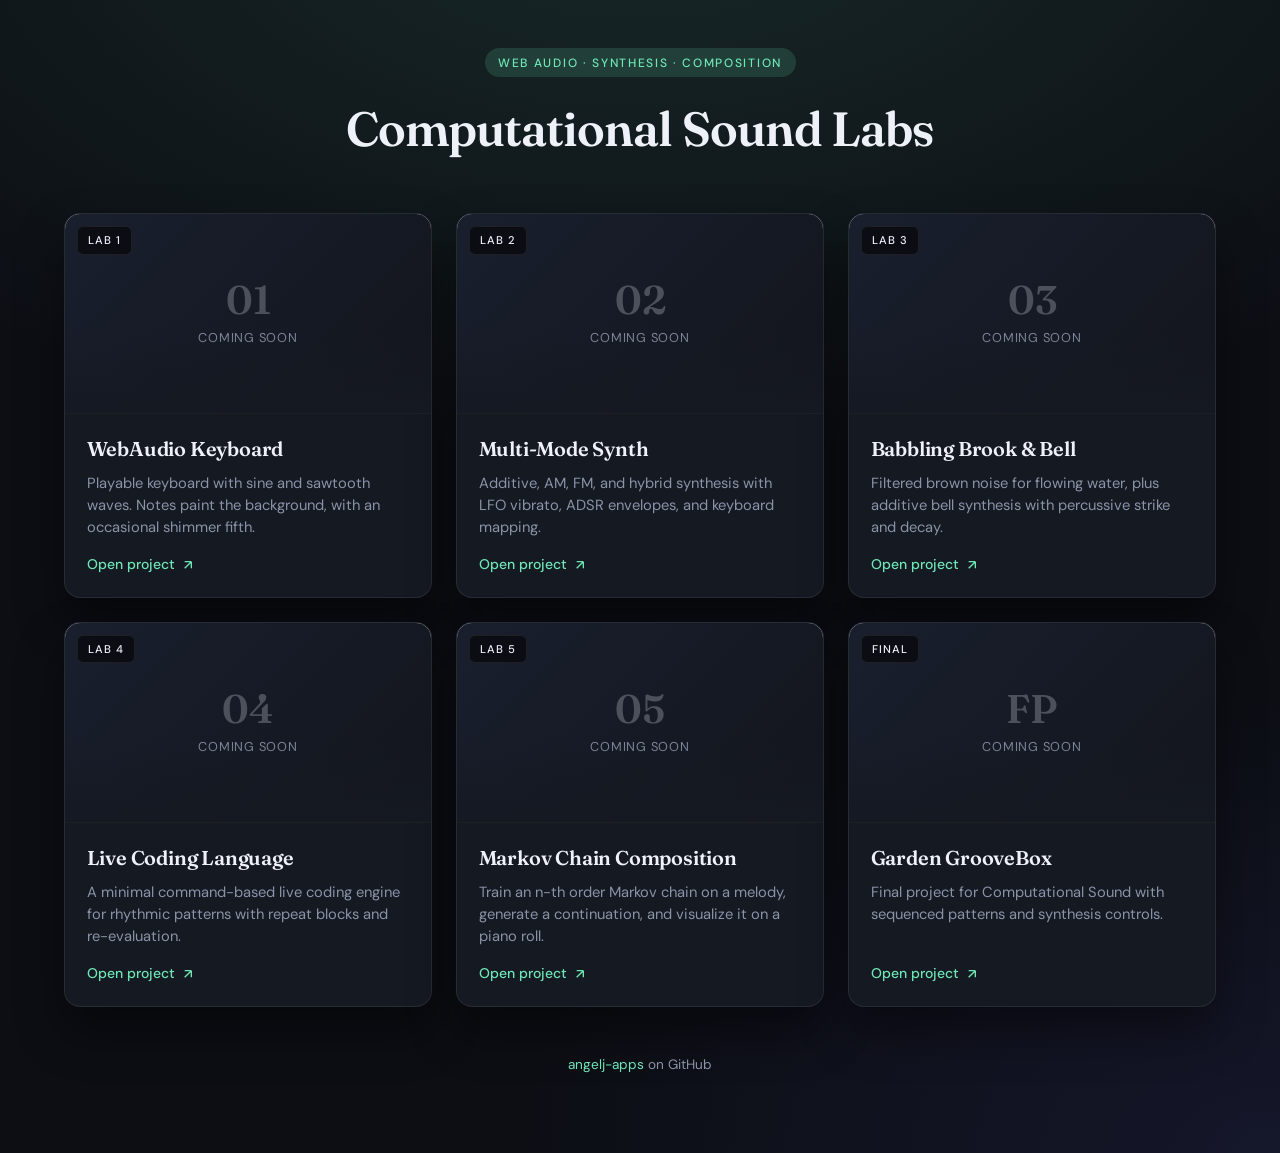
<file: index.html>
<!DOCTYPE html>
<html lang="en">
  <head>
    <meta charset="UTF-8">
    <meta http-equiv="X-UA-Compatible" content="IE=edge">
    <meta name="viewport" content="width=device-width, initial-scale=1">
    <title>Computational Sound Labs</title>
    <link rel="preconnect" href="https://fonts.googleapis.com">
    <link rel="preconnect" href="https://fonts.gstatic.com" crossorigin>
    <link href="https://fonts.googleapis.com/css2?family=DM+Sans:ital,opsz,wght@0,9..40,400;0,9..40,500;0,9..40,700;1,9..40,400&family=Fraunces:opsz,wght@9..144,600&display=swap" rel="stylesheet">
    <style>
      :root {
        --bg: #0c0e14;
        --surface: #151922;
        --surface-hover: #1c2230;
        --border: rgba(255, 255, 255, 0.08);
        --text: #eef1f8;
        --muted: #8b93a7;
        --accent: #6ee7b7;
        --accent-dim: rgba(110, 231, 183, 0.15);
        --shadow: 0 24px 48px rgba(0, 0, 0, 0.45);
        --radius: 16px;
      }

      * {
        box-sizing: border-box;
      }

      body {
        margin: 0;
        min-height: 100vh;
        font-family: "DM Sans", system-ui, sans-serif;
        color: var(--text);
        background:
          radial-gradient(ellipse 80% 50% at 50% -10%, rgba(110, 231, 183, 0.12), transparent),
          radial-gradient(ellipse 60% 40% at 100% 100%, rgba(99, 102, 241, 0.1), transparent),
          var(--bg);
        line-height: 1.5;
      }

      .page {
        max-width: 1200px;
        margin: 0 auto;
        padding: 3rem 1.5rem 4rem;
      }

      header {
        text-align: center;
        margin-bottom: 3rem;
      }

      .eyebrow {
        display: inline-block;
        font-size: 0.75rem;
        font-weight: 500;
        letter-spacing: 0.14em;
        text-transform: uppercase;
        color: var(--accent);
        background: var(--accent-dim);
        padding: 0.35rem 0.85rem;
        border-radius: 999px;
        margin-bottom: 1rem;
      }

      h1 {
        font-family: "Fraunces", Georgia, serif;
        font-size: clamp(2rem, 5vw, 3rem);
        font-weight: 600;
        margin: 0 0 0.75rem;
        letter-spacing: -0.02em;
      }

      .subtitle {
        max-width: 36rem;
        margin: 0 auto;
        color: var(--muted);
        font-size: 1.05rem;
      }

      .lab-grid {
        display: grid;
        grid-template-columns: repeat(auto-fill, minmax(min(100%, 340px), 1fr));
        gap: 1.5rem;
      }

      .lab-card {
        display: flex;
        flex-direction: column;
        background: var(--surface);
        border: 1px solid var(--border);
        border-radius: var(--radius);
        overflow: hidden;
        box-shadow: var(--shadow);
        transition: transform 0.25s ease, border-color 0.25s ease, background 0.25s ease;
        text-decoration: none;
        color: inherit;
      }

      .lab-card:hover,
      .lab-card:focus-visible {
        transform: translateY(-4px);
        border-color: rgba(110, 231, 183, 0.35);
        background: var(--surface-hover);
        outline: none;
      }

      .lab-card:focus-visible {
        box-shadow: var(--shadow), 0 0 0 3px var(--accent-dim);
      }

      .preview-wrap {
        position: relative;
        height: 200px;
        overflow: hidden;
        background: #0a0c10;
        border-bottom: 1px solid var(--border);
      }

      .preview-wrap::after {
        content: "";
        position: absolute;
        inset: 0;
        background: linear-gradient(to bottom, transparent 55%, rgba(21, 25, 34, 0.85));
        pointer-events: none;
        z-index: 2;
      }

      .preview-frame {
        width: 400%;
        height: 400%;
        border: 0;
        transform: scale(0.25);
        transform-origin: 0 0;
        pointer-events: none;
        background: #fff;
      }

      .preview-placeholder {
        position: absolute;
        inset: 0;
        display: flex;
        flex-direction: column;
        align-items: center;
        justify-content: center;
        gap: 0.5rem;
        background: linear-gradient(135deg, #1a1f2e 0%, #12151c 100%);
        z-index: 1;
      }

      .preview-placeholder.hidden {
        display: none;
      }

      .preview-placeholder span:first-child {
        font-family: "Fraunces", Georgia, serif;
        font-size: 2.5rem;
        font-weight: 600;
        opacity: 0.25;
        line-height: 1;
      }

      .preview-placeholder span:last-child {
        font-size: 0.8rem;
        color: var(--muted);
        letter-spacing: 0.06em;
        text-transform: uppercase;
      }

      .preview-badge {
        position: absolute;
        top: 0.75rem;
        left: 0.75rem;
        z-index: 3;
        font-size: 0.7rem;
        font-weight: 500;
        letter-spacing: 0.08em;
        text-transform: uppercase;
        color: var(--text);
        background: rgba(0, 0, 0, 0.55);
        backdrop-filter: blur(8px);
        padding: 0.3rem 0.65rem;
        border-radius: 6px;
        border: 1px solid var(--border);
      }

      .card-body {
        padding: 1.25rem 1.35rem 1.35rem;
        flex: 1;
        display: flex;
        flex-direction: column;
      }

      .card-body h2 {
        font-family: "Fraunces", Georgia, serif;
        font-size: 1.25rem;
        font-weight: 600;
        margin: 0 0 0.5rem;
        letter-spacing: -0.01em;
      }

      .card-body p {
        margin: 0 0 1rem;
        color: var(--muted);
        font-size: 0.92rem;
        flex: 1;
      }

      .open-link {
        display: inline-flex;
        align-items: center;
        gap: 0.35rem;
        font-size: 0.875rem;
        font-weight: 500;
        color: var(--accent);
      }

      .open-link svg {
        width: 1rem;
        height: 1rem;
        transition: transform 0.2s ease;
      }

      .lab-card:hover .open-link svg,
      .lab-card:focus-visible .open-link svg {
        transform: translate(2px, -2px);
      }

      footer {
        margin-top: 3rem;
        text-align: center;
        color: var(--muted);
        font-size: 0.85rem;
      }

      footer a {
        color: var(--accent);
        text-decoration: none;
      }

      footer a:hover {
        text-decoration: underline;
      }

    </style>
  </head>
  <body>
    <div class="page">
      <header>
        <span class="eyebrow">Web Audio · Synthesis · Composition</span>
        <h1>Computational Sound Labs</h1>
      </header>

      <main class="lab-grid">
        <a class="lab-card" href="https://angelj-apps.github.io/lab1_kb/" target="_blank" rel="noopener noreferrer" data-preview="https://angelj-apps.github.io/lab1_kb/">
          <div class="preview-wrap">
            <span class="preview-badge">Lab 1</span>
            <div class="preview-placeholder"><span>01</span><span>Preview</span></div>
            <iframe class="preview-frame" title="Preview of Lab 1" loading="lazy" tabindex="-1"></iframe>
          </div>
          <div class="card-body">
            <h2>WebAudio Keyboard</h2>
            <p>Playable keyboard with sine and sawtooth waves. Notes paint the background, with an occasional shimmer fifth.</p>
            <span class="open-link">Open project <svg viewBox="0 0 24 24" fill="none" stroke="currentColor" stroke-width="2" aria-hidden="true"><path d="M7 17L17 7M17 7H7M17 7V17"/></svg></span>
          </div>
        </a>

        <a class="lab-card" href="https://angelj-apps.github.io/lab2_synth/" target="_blank" rel="noopener noreferrer" data-preview="https://angelj-apps.github.io/lab2_synth/">
          <div class="preview-wrap">
            <span class="preview-badge">Lab 2</span>
            <div class="preview-placeholder"><span>02</span><span>Preview</span></div>
            <iframe class="preview-frame" title="Preview of Lab 2" loading="lazy" tabindex="-1"></iframe>
          </div>
          <div class="card-body">
            <h2>Multi-Mode Synth</h2>
            <p>Additive, AM, FM, and hybrid synthesis with LFO vibrato, ADSR envelopes, and keyboard mapping.</p>
            <span class="open-link">Open project <svg viewBox="0 0 24 24" fill="none" stroke="currentColor" stroke-width="2" aria-hidden="true"><path d="M7 17L17 7M17 7H7M17 7V17"/></svg></span>
          </div>
        </a>

        <a class="lab-card" href="https://angelj-apps.github.io/lab3/" target="_blank" rel="noopener noreferrer" data-preview="https://angelj-apps.github.io/lab3/">
          <div class="preview-wrap">
            <span class="preview-badge">Lab 3</span>
            <div class="preview-placeholder"><span>03</span><span>Preview</span></div>
            <iframe class="preview-frame" title="Preview of Lab 3" loading="lazy" tabindex="-1"></iframe>
          </div>
          <div class="card-body">
            <h2>Babbling Brook &amp; Bell</h2>
            <p>Filtered brown noise for flowing water, plus additive bell synthesis with percussive strike and decay.</p>
            <span class="open-link">Open project <svg viewBox="0 0 24 24" fill="none" stroke="currentColor" stroke-width="2" aria-hidden="true"><path d="M7 17L17 7M17 7H7M17 7V17"/></svg></span>
          </div>
        </a>

        <a class="lab-card" href="https://angelj-apps.github.io/Lab4Part1/" target="_blank" rel="noopener noreferrer" data-preview="https://angelj-apps.github.io/Lab4Part1/">
          <div class="preview-wrap">
            <span class="preview-badge">Lab 4</span>
            <div class="preview-placeholder"><span>04</span><span>Preview</span></div>
            <iframe class="preview-frame" title="Preview of Lab 4" loading="lazy" tabindex="-1"></iframe>
          </div>
          <div class="card-body">
            <h2>Live Coding Language</h2>
            <p>A minimal command-based live coding engine for rhythmic patterns with repeat blocks and re-evaluation.</p>
            <span class="open-link">Open project <svg viewBox="0 0 24 24" fill="none" stroke="currentColor" stroke-width="2" aria-hidden="true"><path d="M7 17L17 7M17 7H7M17 7V17"/></svg></span>
          </div>
        </a>

        <a class="lab-card" href="https://angelj-apps.github.io/lab5/" target="_blank" rel="noopener noreferrer" data-preview="https://angelj-apps.github.io/lab5/">
          <div class="preview-wrap">
            <span class="preview-badge">Lab 5</span>
            <div class="preview-placeholder"><span>05</span><span>Preview</span></div>
            <iframe class="preview-frame" title="Preview of Lab 5" loading="lazy" tabindex="-1"></iframe>
          </div>
          <div class="card-body">
            <h2>Markov Chain Composition</h2>
            <p>Train an n-th order Markov chain on a melody, generate a continuation, and visualize it on a piano roll.</p>
            <span class="open-link">Open project <svg viewBox="0 0 24 24" fill="none" stroke="currentColor" stroke-width="2" aria-hidden="true"><path d="M7 17L17 7M17 7H7M17 7V17"/></svg></span>
          </div>
        </a>

        <a class="lab-card" href="https://angelj-apps.github.io/CompSoundFinal/" target="_blank" rel="noopener noreferrer" data-preview="https://angelj-apps.github.io/CompSoundFinal/">
          <div class="preview-wrap">
            <span class="preview-badge">Final</span>
            <div class="preview-placeholder"><span>FP</span><span>Preview</span></div>
            <iframe class="preview-frame" title="Preview of CompSound Final Project" loading="lazy" tabindex="-1"></iframe>
          </div>
          <div class="card-body">
            <h2>Garden GrooveBox</h2>
            <p>Final project for Computational Sound with sequenced patterns and synthesis controls.</p>
            <span class="open-link">Open project <svg viewBox="0 0 24 24" fill="none" stroke="currentColor" stroke-width="2" aria-hidden="true"><path d="M7 17L17 7M17 7H7M17 7V17"/></svg></span>
          </div>
        </a>
      </main>

      <footer>
        <p><a href="https://github.com/angelj-apps">angelj-apps</a> on GitHub</p>
      </footer>
    </div>

    <script>
      document.querySelectorAll(".lab-card").forEach(function (card) {
        var url = card.dataset.preview;
        var iframe = card.querySelector(".preview-frame");
        var placeholder = card.querySelector(".preview-placeholder");
        var label = placeholder.querySelector("span:last-child");

        fetch(url, { method: "HEAD" })
          .then(function (res) {
            if (!res.ok) {
              label.textContent = "Coming soon";
              return;
            }
            iframe.src = url;
            iframe.addEventListener("load", function () {
              placeholder.classList.add("hidden");
            }, { once: true });
          })
          .catch(function () {
            label.textContent = "Coming soon";
          });
      });
    </script>
  </body>
</html>
</file>
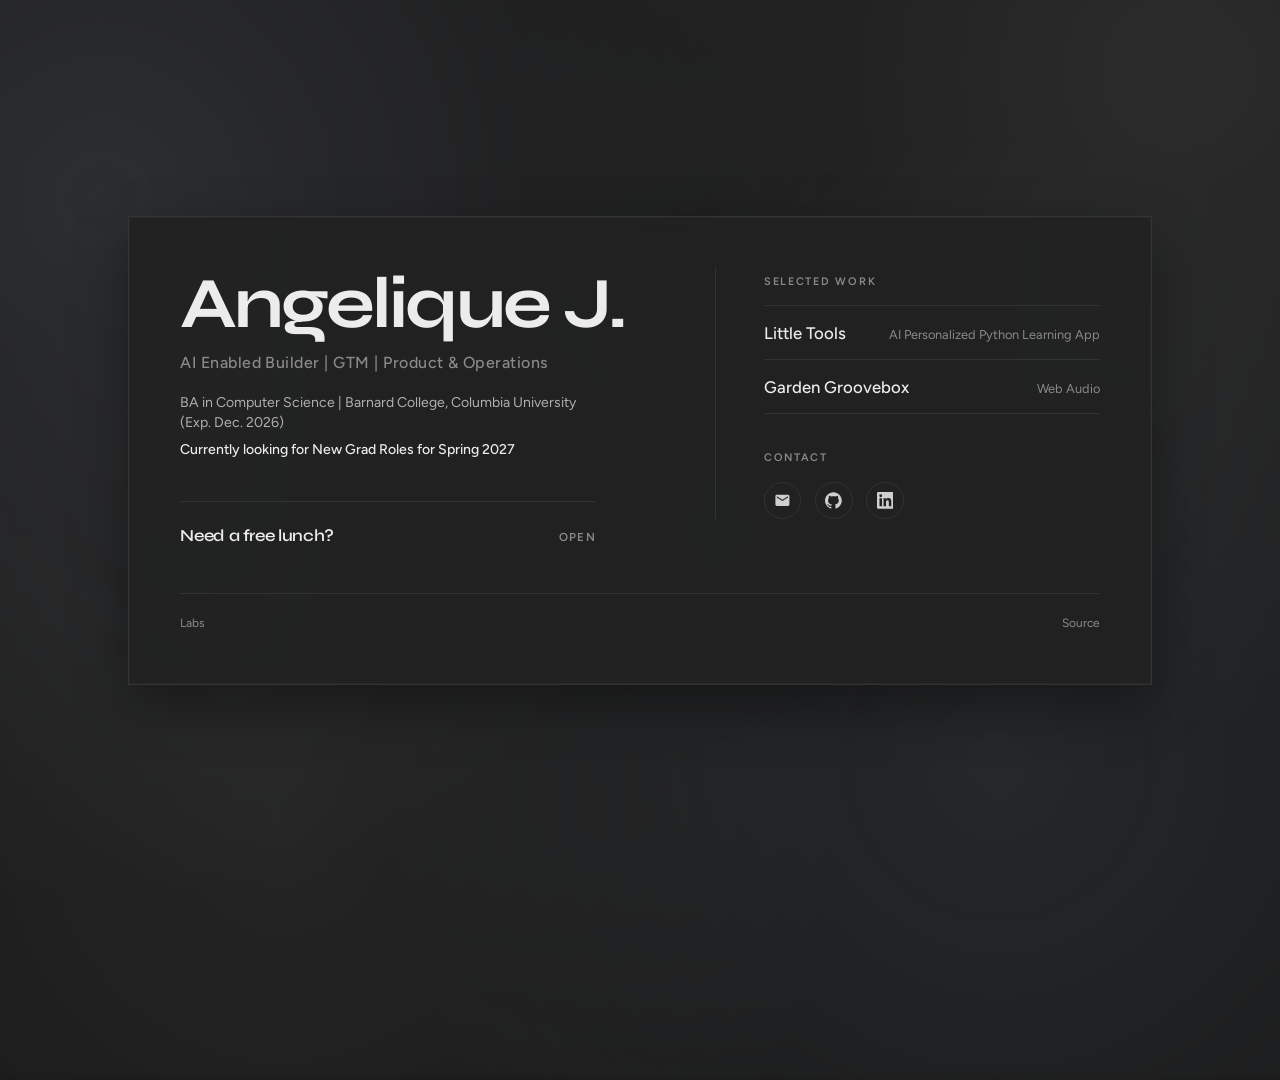
<file: home/index.html>
<!DOCTYPE html>
<html lang="en">
  <head>
    <meta charset="UTF-8">
    <meta name="viewport" content="width=device-width, initial-scale=1">
    <meta name="description" content="Angel J. — selected work.">
    <title>Angel J.</title>
    <link rel="preconnect" href="https://fonts.googleapis.com">
    <link rel="preconnect" href="https://fonts.gstatic.com" crossorigin>
    <link href="https://fonts.googleapis.com/css2?family=Figtree:wght@400;500;600&family=Syne:wght@500;600;700&display=swap" rel="stylesheet">
    <style>
      :root {
        --bg: #1a1a1a;
        --bg-elev: #222222;
        --ink: #ececec;
        --mute: #8a8a8a;
        --line: #333333;
        --soft: #2a2a2a;
        --tilt-x: 0deg;
        --tilt-y: 0deg;
      }

      * { box-sizing: border-box; }

      body {
        margin: 0;
        min-height: 100vh;
        font-family: "Figtree", system-ui, sans-serif;
        font-size: 1rem;
        font-weight: 400;
        line-height: 1.55;
        color: var(--ink);
        background: var(--bg);
        display: grid;
        place-items: center;
        padding: clamp(2rem, 5vh, 4rem) clamp(1.25rem, 4vw, 3rem);
        overflow-x: hidden;
        perspective: 1200px;
      }

      .ambient {
        position: fixed;
        inset: -20%;
        pointer-events: none;
        z-index: 0;
        background:
          radial-gradient(circle at 20% 30%, rgba(180, 190, 210, 0.12), transparent 42%),
          radial-gradient(circle at 80% 20%, rgba(255, 255, 255, 0.08), transparent 38%),
          radial-gradient(circle at 70% 75%, rgba(140, 160, 180, 0.1), transparent 40%),
          radial-gradient(circle at 30% 80%, rgba(255, 255, 255, 0.05), transparent 35%);
        animation: ambient-drift 18s ease-in-out infinite alternate;
        filter: blur(8px);
      }

      @keyframes ambient-drift {
        0% { transform: translate3d(-2%, -1%, 0) scale(1); }
        50% { transform: translate3d(3%, 2%, 0) scale(1.06); }
        100% { transform: translate3d(-1%, 3%, 0) scale(1.02); }
      }

      .card {
        position: relative;
        z-index: 1;
        width: min(100%, 64rem);
        background: rgba(34, 34, 34, 0.88);
        backdrop-filter: blur(10px);
        border: 1px solid var(--line);
        padding: clamp(2rem, 4vw, 3.5rem) clamp(1.75rem, 4vw, 3.75rem);
        overflow: hidden;
        isolation: isolate;
        transform:
          rotateX(var(--tilt-x))
          rotateY(var(--tilt-y))
          translateZ(0);
        transform-style: preserve-3d;
        transition: transform 0.18s ease-out, box-shadow 0.35s ease;
        box-shadow:
          0 20px 50px rgba(0, 0, 0, 0.35),
          0 0 0 1px rgba(255, 255, 255, 0.03) inset;
        animation: card-in 0.9s cubic-bezier(0.22, 1, 0.36, 1) both;
      }

      @keyframes card-in {
        from {
          opacity: 0;
          transform: translateY(18px) scale(0.985);
        }
        to {
          opacity: 1;
          transform: rotateX(var(--tilt-x)) rotateY(var(--tilt-y)) translateY(0) scale(1);
        }
      }

      .card > * {
        position: relative;
        z-index: 1;
      }

      .reveal {
        animation: rise 0.75s cubic-bezier(0.22, 1, 0.36, 1) both;
      }

      .reveal:nth-child(1) { animation-delay: 0.08s; }
      .reveal:nth-child(2) { animation-delay: 0.18s; }
      .reveal-late { animation: rise 0.8s cubic-bezier(0.22, 1, 0.36, 1) 0.28s both; }

      @keyframes rise {
        from {
          opacity: 0;
          transform: translateY(14px);
        }
        to {
          opacity: 1;
          transform: translateY(0);
        }
      }

      .card-grid {
        display: grid;
        gap: 2.5rem 4rem;
      }

      @media (min-width: 860px) {
        .card-grid {
          grid-template-columns: 1.1fr 0.9fr;
          align-items: start;
        }
      }

      .identity h1 {
        font-family: "Syne", system-ui, sans-serif;
        font-size: clamp(3rem, 6vw, 4.5rem);
        font-weight: 700;
        letter-spacing: -0.04em;
        line-height: 1;
        margin: 0 0 0.75rem;
        color: var(--ink);
      }

      .identity .tagline {
        margin: 0 0 1.15rem;
        font-size: 1rem;
        font-weight: 500;
        letter-spacing: 0.03em;
        color: var(--mute);
        line-height: 1.4;
      }

      .identity .about {
        margin: 0 0 2.5rem;
        max-width: 26rem;
      }

      .identity .about p {
        margin: 0 0 0.4rem;
        font-size: 0.88rem;
        line-height: 1.45;
        color: #b0b0b0;
      }

      .identity .about p:last-child {
        margin-bottom: 0;
        color: var(--ink);
        font-weight: 500;
      }

      .lunch {
        border-top: 1px solid var(--line);
        padding-top: 1.35rem;
        max-width: 26rem;
      }

      .lunch summary {
        list-style: none;
        cursor: pointer;
        font-family: "Syne", system-ui, sans-serif;
        font-weight: 600;
        font-size: 1.05rem;
        letter-spacing: -0.02em;
        color: var(--ink);
        display: flex;
        align-items: baseline;
        justify-content: space-between;
        gap: 1rem;
        user-select: none;
        transition: color 0.35s ease;
      }

      .lunch summary::-webkit-details-marker { display: none; }

      .lunch summary .hint {
        font-family: "Figtree", system-ui, sans-serif;
        font-size: 0.72rem;
        font-weight: 600;
        letter-spacing: 0.12em;
        text-transform: uppercase;
        color: var(--mute);
        transition: color 0.35s ease, opacity 0.3s ease;
      }

      .lunch summary:hover { color: #fff; }
      .lunch summary:hover .hint { color: #cfcfcf; }

      .lunch[open] summary .hint { color: #cfcfcf; }
      .lunch[open] summary .hint-open { display: none; }
      .lunch:not([open]) summary .hint-close { display: none; }

      .lunch-panel {
        display: grid;
        grid-template-rows: 0fr;
        opacity: 0;
        transition:
          grid-template-rows 0.5s cubic-bezier(0.22, 1, 0.36, 1),
          opacity 0.4s ease;
      }

      .lunch[open] .lunch-panel {
        grid-template-rows: 1fr;
        opacity: 1;
      }

      .lunch-panel-inner {
        overflow: hidden;
        min-height: 0;
      }

      .lunch-body {
        margin-top: 1rem;
        padding-top: 1rem;
        border-top: 1px solid var(--line);
        transform: translateY(-0.4rem);
        transition: transform 0.5s cubic-bezier(0.22, 1, 0.36, 1);
      }

      .lunch[open] .lunch-body {
        transform: translateY(0);
      }

      .lunch-status {
        display: inline-flex;
        align-items: center;
        gap: 0.45rem;
        margin: 0 0 0.75rem;
        font-size: 0.78rem;
        font-weight: 600;
        letter-spacing: 0.08em;
        text-transform: uppercase;
        color: #b8b8b8;
      }

      .lunch-status::before {
        content: "";
        width: 0.45rem;
        height: 0.45rem;
        border-radius: 50%;
        background: #6fbf7a;
        box-shadow: 0 0 0 3px rgba(111, 191, 122, 0.18);
        animation: pulse-dot 2.2s ease-in-out infinite;
      }

      @keyframes pulse-dot {
        0%, 100% {
          transform: scale(1);
          box-shadow: 0 0 0 3px rgba(111, 191, 122, 0.18);
        }
        50% {
          transform: scale(1.15);
          box-shadow: 0 0 0 6px rgba(111, 191, 122, 0.08), 0 0 12px rgba(111, 191, 122, 0.45);
        }
      }

      .lunch-body p {
        margin: 0 0 1rem;
        color: var(--mute);
        font-size: 0.92rem;
        line-height: 1.5;
      }

      .lunch-body .subject-hint {
        margin: 0 0 1.1rem;
        font-size: 0.88rem;
        color: #cfcfcf;
      }

      .lunch-body .subject-hint code {
        font-family: "Figtree", system-ui, sans-serif;
        font-size: 0.84rem;
        color: var(--ink);
        background: var(--soft);
        border: 1px solid var(--line);
        padding: 0.15rem 0.4rem;
      }

      .lunch-mail {
        display: inline-flex;
        align-items: center;
        gap: 0.45rem;
        font-size: 0.85rem;
        font-weight: 600;
        letter-spacing: 0.04em;
        text-transform: uppercase;
        text-decoration: none;
        color: var(--bg);
        background: var(--ink);
        border: 1px solid var(--ink);
        padding: 0.65rem 1rem;
        transition:
          background 0.35s ease,
          color 0.35s ease,
          transform 0.35s cubic-bezier(0.22, 1, 0.36, 1),
          box-shadow 0.35s ease;
      }

      .lunch-mail:hover {
        background: transparent;
        color: var(--ink);
        transform: translateY(-2px);
        box-shadow: 0 8px 20px rgba(0, 0, 0, 0.25);
      }

      .col-right {
        display: flex;
        flex-direction: column;
        gap: 2.25rem;
        padding-top: 0.35rem;
      }

      @media (min-width: 860px) {
        .col-right {
          border-left: 1px solid var(--line);
          padding-left: 3rem;
        }
      }

      .label {
        margin: 0 0 0.9rem;
        font-size: 0.68rem;
        font-weight: 600;
        letter-spacing: 0.16em;
        text-transform: uppercase;
        color: var(--mute);
      }

      .projects {
        list-style: none;
        margin: 0;
        padding: 0;
        display: flex;
        flex-direction: column;
      }

      .projects a {
        position: relative;
        display: flex;
        align-items: baseline;
        justify-content: space-between;
        gap: 1.25rem;
        padding: 0.85rem 0;
        text-decoration: none;
        color: var(--ink);
        border-bottom: 1px solid var(--line);
        transition:
          color 0.4s ease,
          padding-left 0.45s cubic-bezier(0.22, 1, 0.36, 1),
          background 0.35s ease;
      }

      .projects a::before {
        content: "";
        position: absolute;
        left: 0;
        top: 0;
        bottom: 0;
        width: 0;
        background: linear-gradient(90deg, rgba(255, 255, 255, 0.08), transparent);
        transition: width 0.45s cubic-bezier(0.22, 1, 0.36, 1);
        z-index: -1;
      }

      .projects li:first-child a { border-top: 1px solid var(--line); }

      .projects a:hover {
        color: #fff;
        padding-left: 0.65rem;
      }

      .projects a:hover::before {
        width: 100%;
      }

      .projects .name {
        font-weight: 500;
        font-size: 1.05rem;
        transition: letter-spacing 0.4s ease, transform 0.4s ease;
      }

      .projects a:hover .name {
        letter-spacing: 0.02em;
      }

      .projects .meta {
        font-size: 0.8rem;
        color: var(--mute);
        white-space: nowrap;
        transition: color 0.4s ease, transform 0.4s cubic-bezier(0.22, 1, 0.36, 1);
      }

      .projects a:hover .meta {
        color: #c5c5c5;
        transform: translateX(-2px);
      }

      .contact {
        list-style: none;
        margin: 0;
        padding: 0;
        display: flex;
        flex-wrap: wrap;
        align-items: center;
        gap: 0.85rem;
      }

      .contact a {
        color: #cfcfcf;
        text-decoration: none;
        display: grid;
        place-items: center;
        width: 2.35rem;
        height: 2.35rem;
        border: 1px solid var(--line);
        border-radius: 999px;
        transition:
          color 0.35s ease,
          border-color 0.35s ease,
          background 0.35s ease,
          transform 0.35s cubic-bezier(0.22, 1, 0.36, 1);
      }

      .contact a:hover {
        color: #fff;
        border-color: #777;
        background: #2c2c2c;
        transform: translateY(-4px) scale(1.08);
        box-shadow: 0 10px 24px rgba(0, 0, 0, 0.35);
      }

      .contact svg {
        width: 1.05rem;
        height: 1.05rem;
        fill: currentColor;
        display: block;
      }

      .foot {
        margin-top: 2.75rem;
        padding-top: 1.25rem;
        border-top: 1px solid var(--line);
        display: flex;
        justify-content: space-between;
        gap: 1rem;
        font-size: 0.75rem;
        color: var(--mute);
      }

      .foot a {
        color: var(--mute);
        text-decoration: none;
        transition: color 0.35s ease;
      }

      .foot a:hover { color: var(--ink); }

      :focus-visible {
        outline: 1px solid #fff;
        outline-offset: 3px;
      }

      @media (max-width: 520px) {
        .projects a { flex-direction: column; align-items: flex-start; gap: 0.2rem; }
      }

      @media (prefers-reduced-motion: reduce) {
        .ambient {
          display: none !important;
        }

        .card,
        .reveal,
        .reveal-late,
        .lunch-status::before {
          animation: none !important;
        }

        .card {
          transform: none !important;
          background: var(--bg-elev);
          backdrop-filter: none;
        }

        .lunch-panel,
        .lunch-body,
        .lunch summary,
        .lunch summary .hint,
        .projects a,
        .projects .name,
        .projects .meta,
        .contact a,
        .foot a,
        .lunch-mail {
          transition: none !important;
        }
      }

      @media (hover: none) {
        .card {
          transform: none !important;
        }
      }
    </style>
  </head>
  <body>
    <div class="ambient" aria-hidden="true"></div>
    <main class="card" aria-label="Angel J. portfolio">
      <div class="card-grid">
        <section class="identity reveal">
          <h1>Angelique J.</h1>
          <p class="tagline">AI Enabled Builder | GTM | Product &amp; Operations</p>
          <div class="about">
            <p>BA in Computer Science | Barnard College, Columbia University (Exp. Dec. 2026)</p>
            <p>Currently looking for New Grad Roles for Spring 2027</p>
          </div>

          <details class="lunch" id="lunch">
            <summary>
              Need a free lunch?
              <span class="hint">
                <span class="hint-open">Open</span>
                <span class="hint-close">Close</span>
              </span>
            </summary>
            <div class="lunch-panel">
              <div class="lunch-panel-inner">
                <div class="lunch-body">
                  <p class="lunch-status">Currently accepting submissions</p>
                  <p>
                    Need a small favor or wanna see what I can do for you? Ask away!
                    Happy to do a favor for free when I can.
                  </p>
                  <p class="subject-hint">
                    Feel free to email me to make your request with the subject
                    <code>Free Lunch Request - [Your Name]</code>!
                  </p>
                  <a
                    class="lunch-mail"
                    href="./email.html?subject=Free%20Lunch%20Request%20-%20%5BYour%20Name%5D"
                    target="_blank"
                    rel="noopener noreferrer"
                  >Email me</a>
                </div>
              </div>
            </div>
          </details>
        </section>

        <div class="col-right reveal">
          <section aria-labelledby="work-label">
            <p class="label" id="work-label">Selected work</p>
            <ul class="projects">
              <li>
                <a href="./projects/little-tools/">
                  <span class="name">Little Tools</span>
                  <span class="meta"> AI Personalized Python Learning App</span>
                </a>
              </li>
              <li>
                <a href="./projects/groovebox/">
                  <span class="name">Garden Groovebox</span>
                  <span class="meta">Web Audio</span>
                </a>
              </li>
            </ul>
          </section>

          <section aria-labelledby="contact-label">
            <p class="label" id="contact-label">Contact</p>
            <ul class="contact">
              <li>
                <a href="./email.html" target="_blank" rel="noopener noreferrer" aria-label="Email Angel J.">
                  <svg viewBox="0 0 24 24" aria-hidden="true">
                    <path d="M20 4H4c-1.1 0-2 .9-2 2v12c0 1.1.9 2 2 2h16c1.1 0 2-.9 2-2V6c0-1.1-.9-2-2-2zm0 4-8 5-8-5V6l8 5 8-5v2z"/>
                  </svg>
                </a>
              </li>
              <li>
                <a href="https://github.com/angelj-apps" target="_blank" rel="noopener noreferrer" aria-label="GitHub">
                  <svg viewBox="0 0 24 24" aria-hidden="true">
                    <path d="M12 .3C5.37.3 0 5.67 0 12.3c0 5.3 3.44 9.8 8.21 11.39.6.11.82-.26.82-.58 0-.28-.01-1.03-.02-2.02-3.34.73-4.04-1.61-4.04-1.61-.55-1.39-1.33-1.76-1.33-1.76-1.09-.74.08-.73.08-.73 1.2.09 1.84 1.24 1.84 1.24 1.07 1.84 2.81 1.31 3.5 1 .11-.78.42-1.31.76-1.61-2.67-.3-5.47-1.34-5.47-5.95 0-1.31.47-2.38 1.24-3.22-.12-.3-.54-1.52.12-3.17 0 0 1.01-.32 3.3 1.23.96-.27 1.98-.4 3-.4s2.04.13 3 .4c2.29-1.55 3.3-1.23 3.3-1.23.66 1.65.24 2.87.12 3.17.77.84 1.24 1.91 1.24 3.22 0 4.62-2.81 5.65-5.48 5.95.43.37.81 1.1.81 2.22 0 1.6-.01 2.89-.01 3.28 0 .32.22.7.83.58C20.57 22.1 24 17.6 24 12.3 24 5.67 18.63.3 12 .3z"/>
                  </svg>
                </a>
              </li>
              <li>
                <a href="https://www.linkedin.com/in/angelj-apps" target="_blank" rel="noopener noreferrer" aria-label="LinkedIn">
                  <svg viewBox="0 0 24 24" aria-hidden="true">
                    <path d="M20.45 20.45h-3.56v-5.57c0-1.33-.02-3.04-1.85-3.04-1.85 0-2.14 1.45-2.14 2.94v5.67H9.35V9h3.41v1.56h.05c.48-.9 1.64-1.85 3.37-1.85 3.6 0 4.27 2.37 4.27 5.46v6.28zM5.34 7.43a2.06 2.06 0 1 1 0-4.12 2.06 2.06 0 0 1 0 4.12zM7.12 20.45H3.56V9h3.56v11.45zM22.23 0H1.77C.79 0 0 .77 0 1.73v20.54C0 23.23.79 24 1.77 24h20.45c.98 0 1.78-.77 1.78-1.73V1.73C24 .77 23.2 0 22.23 0z"/>
                  </svg>
                </a>
              </li>
            </ul>
          </section>
        </div>
      </div>

      <div class="foot reveal-late">
        <a href="../">Labs</a>
        <a href="https://github.com/angelj-apps/angelj-apps.github.io">Source</a>
      </div>
    </main>
    <script>
      (function () {
        var details = document.getElementById("lunch");
        var panel = details && details.querySelector(".lunch-panel");
        var summary = details && details.querySelector("summary");
        var card = document.querySelector(".card");
        var reduceMotion = window.matchMedia("(prefers-reduced-motion: reduce)").matches;
        var canHover = window.matchMedia("(hover: hover)").matches;

        if (!reduceMotion && canHover && card) {
          var pending = false;
          var tiltX = 0;
          var tiltY = 0;

          function paint() {
            pending = false;
            document.documentElement.style.setProperty("--tilt-x", tiltX.toFixed(2) + "deg");
            document.documentElement.style.setProperty("--tilt-y", tiltY.toFixed(2) + "deg");
          }

          window.addEventListener("pointermove", function (e) {
            var r = card.getBoundingClientRect();
            var cx = Math.min(1, Math.max(0, (e.clientX - r.left) / Math.max(r.width, 1)));
            var cy = Math.min(1, Math.max(0, (e.clientY - r.top) / Math.max(r.height, 1)));
            tiltY = (cx - 0.5) * 8;
            tiltX = (0.5 - cy) * 6;
            if (!pending) {
              pending = true;
              requestAnimationFrame(paint);
            }
          }, { passive: true });

          window.addEventListener("pointerleave", function () {
            tiltX = 0;
            tiltY = 0;
            if (!pending) {
              pending = true;
              requestAnimationFrame(paint);
            }
          });
        }

        if (details && panel && summary) {
          summary.addEventListener("click", function (e) {
            e.preventDefault();
            if (reduceMotion) {
              details.open = !details.open;
              return;
            }

            if (details.open) {
              panel.style.gridTemplateRows = "1fr";
              panel.style.opacity = "1";
              // force reflow so the close transition runs
              void panel.offsetHeight;
              panel.style.gridTemplateRows = "0fr";
              panel.style.opacity = "0";

              var onClose = function (ev) {
                if (ev.target !== panel || ev.propertyName !== "grid-template-rows") return;
                panel.removeEventListener("transitionend", onClose);
                details.open = false;
                panel.style.gridTemplateRows = "";
                panel.style.opacity = "";
              };
              panel.addEventListener("transitionend", onClose);
            } else {
              details.open = true;
              panel.style.gridTemplateRows = "0fr";
              panel.style.opacity = "0";
              void panel.offsetHeight;
              requestAnimationFrame(function () {
                panel.style.gridTemplateRows = "1fr";
                panel.style.opacity = "1";
              });

              var onOpen = function (ev) {
                if (ev.target !== panel || ev.propertyName !== "grid-template-rows") return;
                panel.removeEventListener("transitionend", onOpen);
                panel.style.gridTemplateRows = "";
                panel.style.opacity = "";
              };
              panel.addEventListener("transitionend", onOpen);
            }
          });
        }

      })();
    </script>
  </body>
</html>
</file>
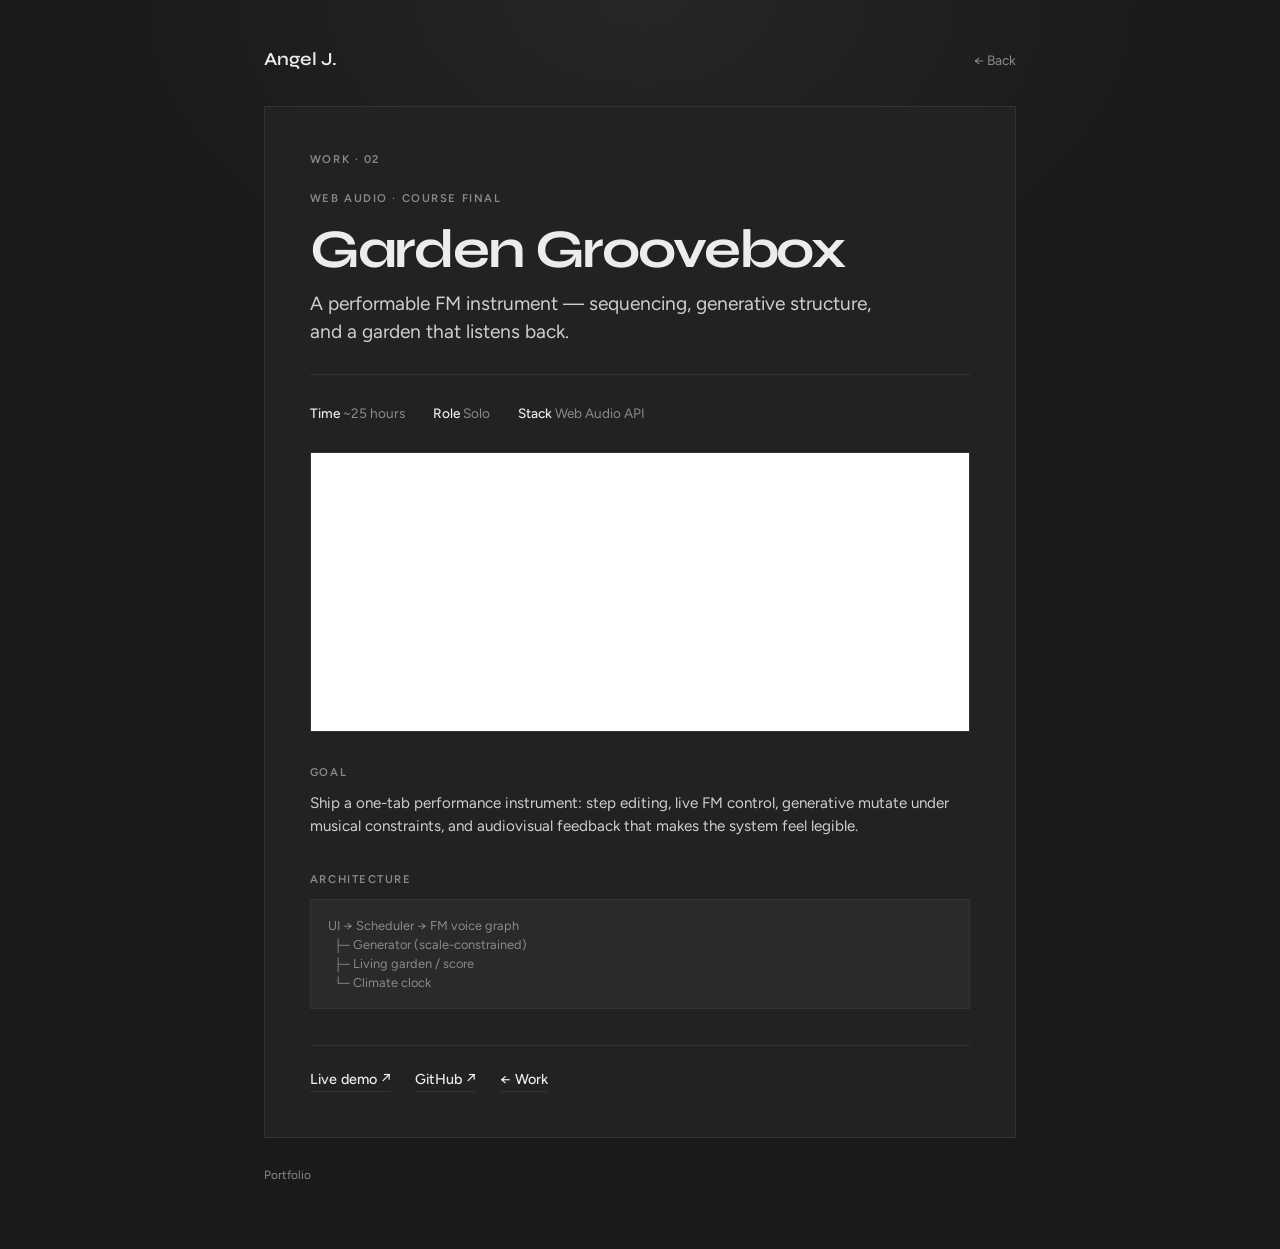
<file: home/projects/groovebox/index.html>
<!DOCTYPE html>
<html lang="en">
  <head>
    <meta charset="UTF-8">
    <meta name="viewport" content="width=device-width, initial-scale=1">
    <title>Garden Groovebox · Angel J.</title>
    <link rel="preconnect" href="https://fonts.googleapis.com">
    <link rel="preconnect" href="https://fonts.gstatic.com" crossorigin>
    <link href="https://fonts.googleapis.com/css2?family=Figtree:wght@400;500;600&family=Syne:wght@500;600;700&display=swap" rel="stylesheet">
    <link rel="stylesheet" href="../shared.css?v=syne">
  </head>
  <body>
    <div class="wrap">
      <div class="top">
        <a class="mark" href="../../">Angel J.</a>
        <a href="../../">← Back</a>
      </div>

      <article class="card">
        <p class="crumb"><a href="../../">Work</a> · 02</p>

        <header class="project-hero">
          <span class="kicker">Web Audio · course final</span>
          <h1>Garden Groovebox</h1>
          <p class="lede">
            A performable FM instrument — sequencing, generative structure, and a
            garden that listens back.
          </p>
        </header>

        <hr class="rule">

        <div class="meta-row">
          <span><strong>Time</strong> ~25 hours</span>
          <span><strong>Role</strong> Solo</span>
          <span><strong>Stack</strong> Web Audio API</span>
        </div>

        <div class="preview-frame-wrap">
          <div class="preview-fallback" id="gb-fallback">Garden Groovebox</div>
          <iframe id="gb-frame" title="Preview of Garden Groovebox" loading="lazy" tabindex="-1" hidden></iframe>
        </div>

        <section class="panel">
          <h2>Goal</h2>
          <p>
            Ship a one-tab performance instrument: step editing, live FM control,
            generative mutate under musical constraints, and audiovisual feedback
            that makes the system feel legible.
          </p>
        </section>

        <section class="panel">
          <h2>Architecture</h2>
          <pre class="arch">UI → Scheduler → FM voice graph
  ├─ Generator (scale-constrained)
  ├─ Living garden / score
  └─ Climate clock</pre>
        </section>

        <div class="actions">
          <a href="https://angelj-apps.github.io/CompSoundFinal/" target="_blank" rel="noopener noreferrer">Live demo ↗</a>
          <a href="https://github.com/angelj-apps/CompSoundFinal" target="_blank" rel="noopener noreferrer">GitHub ↗</a>
          <a href="../../">← Work</a>
        </div>
      </article>

      <footer>
        <a href="../../">Portfolio</a>
      </footer>
    </div>
    <script>
      (function () {
        var frame = document.getElementById("gb-frame");
        var fallback = document.getElementById("gb-fallback");
        frame.hidden = false;
        frame.src = "https://angelj-apps.github.io/CompSoundFinal/";
        frame.addEventListener("load", function () {
          fallback.style.display = "none";
        }, { once: true });
      })();
    </script>
  </body>
</html>
</file>
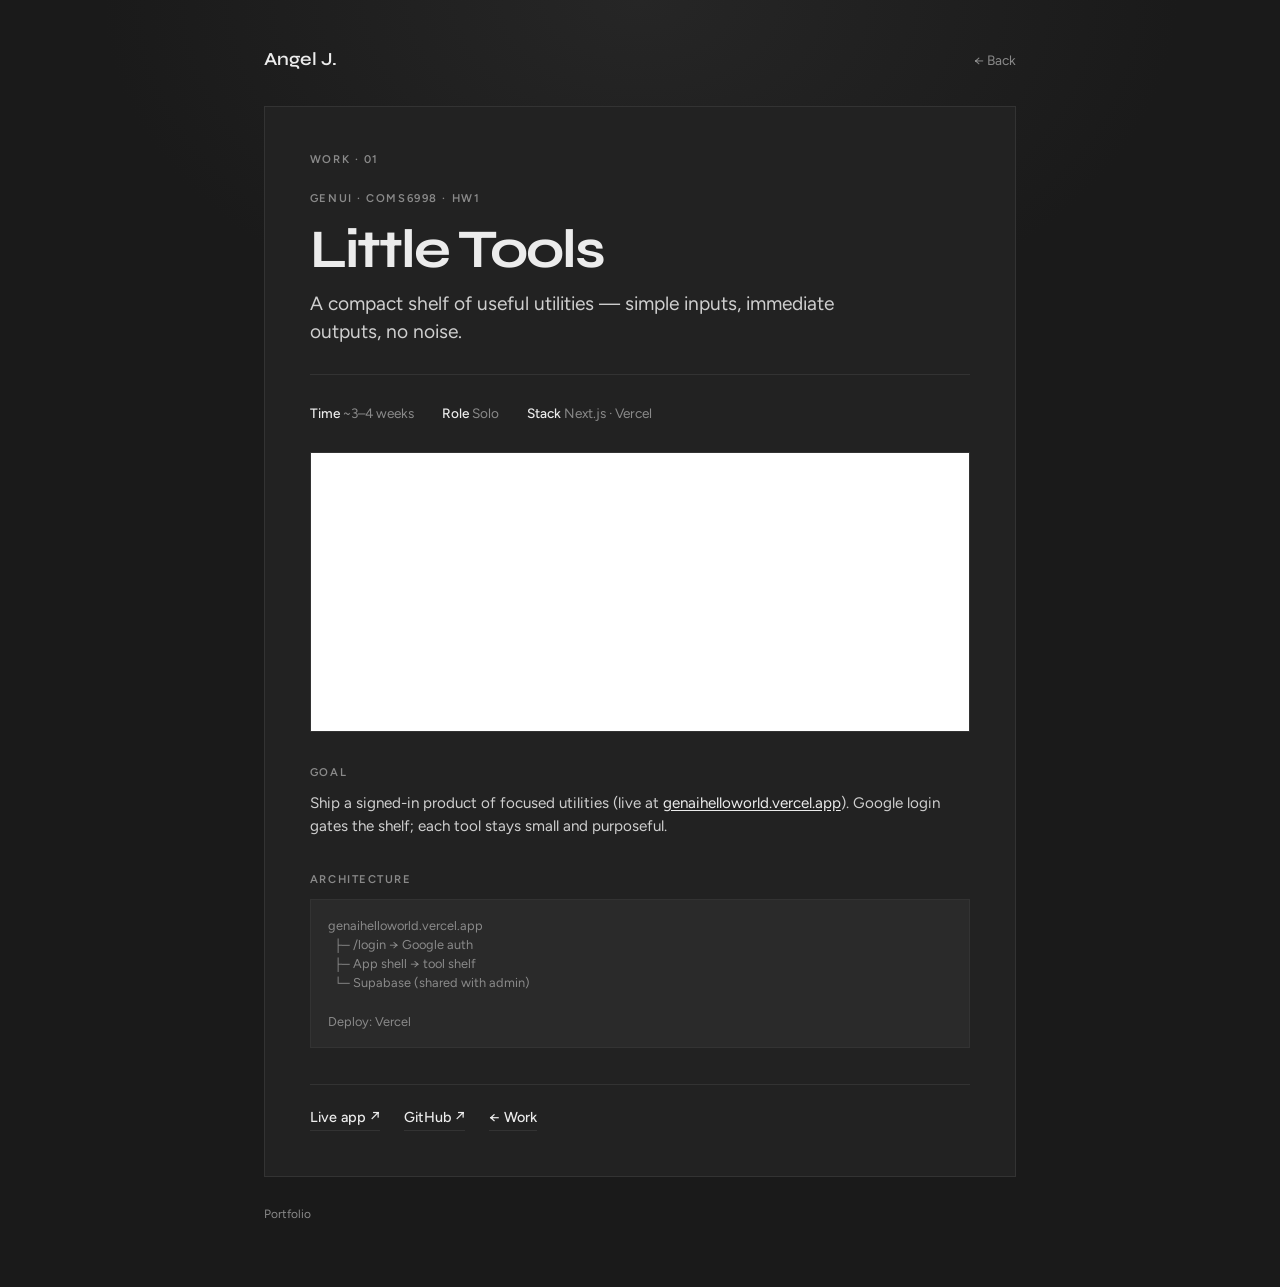
<file: home/projects/little-tools/index.html>
<!DOCTYPE html>
<html lang="en">
  <head>
    <meta charset="UTF-8">
    <meta name="viewport" content="width=device-width, initial-scale=1">
    <title>Little Tools · Angel J.</title>
    <link rel="preconnect" href="https://fonts.googleapis.com">
    <link rel="preconnect" href="https://fonts.gstatic.com" crossorigin>
    <link href="https://fonts.googleapis.com/css2?family=Figtree:wght@400;500;600&family=Syne:wght@500;600;700&display=swap" rel="stylesheet">
    <link rel="stylesheet" href="../shared.css?v=syne">
  </head>
  <body>
    <div class="wrap">
      <div class="top">
        <a class="mark" href="../../">Angel J.</a>
        <a href="../../">← Back</a>
      </div>

      <article class="card">
        <p class="crumb"><a href="../../">Work</a> · 01</p>

        <header class="project-hero">
          <span class="kicker">GenUI · COMS6998 · hw1</span>
          <h1>Little Tools</h1>
          <p class="lede">
            A compact shelf of useful utilities — simple inputs, immediate outputs,
            no noise.
          </p>
        </header>

        <hr class="rule">

        <div class="meta-row">
          <span><strong>Time</strong> ~3–4 weeks</span>
          <span><strong>Role</strong> Solo</span>
          <span><strong>Stack</strong> Next.js · Vercel</span>
        </div>

        <div class="preview-frame-wrap">
          <div class="preview-fallback" id="lt-fallback">Little Tools</div>
          <iframe id="lt-frame" title="Preview of Little Tools" loading="lazy" tabindex="-1" hidden></iframe>
        </div>

        <section class="panel">
          <h2>Goal</h2>
          <p>
            Ship a signed-in product of focused utilities (live at
            <a href="https://genaihelloworld.vercel.app/" target="_blank" rel="noopener noreferrer">genaihelloworld.vercel.app</a>).
            Google login gates the shelf; each tool stays small and purposeful.
          </p>
        </section>

        <section class="panel">
          <h2>Architecture</h2>
          <pre class="arch">genaihelloworld.vercel.app
  ├─ /login → Google auth
  ├─ App shell → tool shelf
  └─ Supabase (shared with admin)

Deploy: Vercel</pre>
        </section>

        <div class="actions">
          <a href="https://genaihelloworld.vercel.app/" target="_blank" rel="noopener noreferrer">Live app ↗</a>
          <a href="https://github.com/angelj-apps/gen_ai_hello_world" target="_blank" rel="noopener noreferrer">GitHub ↗</a>
          <a href="../../">← Work</a>
        </div>
      </article>

      <footer>
        <a href="../../">Portfolio</a>
      </footer>
    </div>
    <script>
      (function () {
        var frame = document.getElementById("lt-frame");
        var fallback = document.getElementById("lt-fallback");
        frame.hidden = false;
        frame.src = "https://genaihelloworld.vercel.app/";
        frame.addEventListener("load", function () {
          fallback.style.display = "none";
        }, { once: true });
      })();
    </script>
  </body>
</html>
</file>
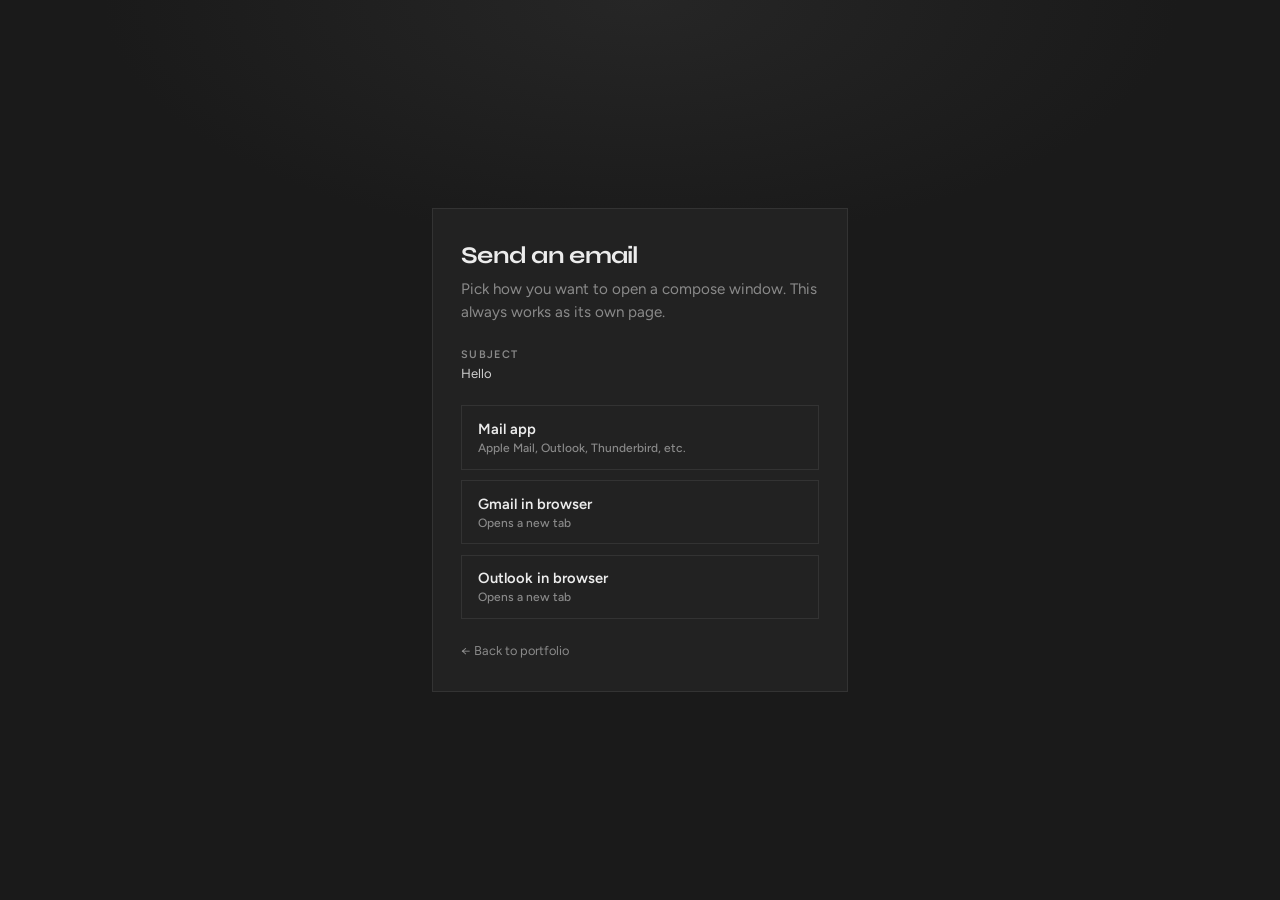
<file: home/email.html>
<!DOCTYPE html>
<html lang="en">
  <head>
    <meta charset="UTF-8">
    <meta name="viewport" content="width=device-width, initial-scale=1">
    <title>Email Angel J.</title>
    <link rel="preconnect" href="https://fonts.googleapis.com">
    <link rel="preconnect" href="https://fonts.gstatic.com" crossorigin>
    <link href="https://fonts.googleapis.com/css2?family=Figtree:wght@400;500;600&family=Syne:wght@500;600;700&display=swap" rel="stylesheet">
    <style>
      :root {
        --bg: #1a1a1a;
        --bg-elev: #222222;
        --ink: #ececec;
        --mute: #8a8a8a;
        --line: #333333;
      }

      * { box-sizing: border-box; }

      body {
        margin: 0;
        min-height: 100vh;
        font-family: "Figtree", system-ui, sans-serif;
        color: var(--ink);
        background:
          radial-gradient(ellipse 70% 45% at 50% 0%, #262626, transparent 60%),
          var(--bg);
        display: grid;
        place-items: center;
        padding: 2rem 1.25rem;
      }

      .card {
        width: min(100%, 26rem);
        background: var(--bg-elev);
        border: 1px solid var(--line);
        padding: 2rem 1.75rem;
      }

      h1 {
        font-family: "Syne", system-ui, sans-serif;
        font-size: 1.5rem;
        font-weight: 700;
        letter-spacing: -0.03em;
        margin: 0 0 0.5rem;
      }

      .lede {
        margin: 0 0 1.5rem;
        color: var(--mute);
        font-size: 0.95rem;
        line-height: 1.5;
      }

      .subject {
        margin: 0 0 1.5rem;
        font-size: 0.82rem;
        color: #cfcfcf;
        word-break: break-word;
      }

      .subject strong {
        display: block;
        font-size: 0.68rem;
        letter-spacing: 0.12em;
        text-transform: uppercase;
        color: var(--mute);
        font-weight: 600;
        margin-bottom: 0.35rem;
      }

      .options {
        list-style: none;
        margin: 0;
        padding: 0;
        display: flex;
        flex-direction: column;
        gap: 0.65rem;
      }

      .options a {
        display: block;
        text-decoration: none;
        color: var(--ink);
        border: 1px solid var(--line);
        padding: 0.85rem 1rem;
        font-weight: 600;
        font-size: 0.92rem;
        transition: border-color 0.25s ease, background 0.25s ease;
      }

      .options a:hover {
        border-color: #555;
        background: #2a2a2a;
      }

      .options a span {
        display: block;
        margin-top: 0.2rem;
        font-size: 0.75rem;
        font-weight: 500;
        color: var(--mute);
      }

      .back {
        display: inline-block;
        margin-top: 1.5rem;
        color: var(--mute);
        text-decoration: none;
        font-size: 0.8rem;
      }

      .back:hover { color: var(--ink); }
    </style>
  </head>
  <body>
    <main class="card">
      <h1>Send an email</h1>
      <p class="lede">Pick how you want to open a compose window. This always works as its own page.</p>
      <p class="subject">
        <strong>Subject</strong>
        <span id="subject-label">Hello</span>
      </p>
      <ul class="options">
        <li>
          <a id="link-mailto" href="#">
            Mail app
            <span>Apple Mail, Outlook, Thunderbird, etc.</span>
          </a>
        </li>
        <li>
          <a id="link-gmail" href="#" target="_blank" rel="noopener noreferrer">
            Gmail in browser
            <span>Opens a new tab</span>
          </a>
        </li>
        <li>
          <a id="link-outlook" href="#" target="_blank" rel="noopener noreferrer">
            Outlook in browser
            <span>Opens a new tab</span>
          </a>
        </li>
      </ul>
      <a class="back" href="./">← Back to portfolio</a>
    </main>
    <script>
      (function () {
        var params = new URLSearchParams(window.location.search);
        var subject = params.get("subject") || "Hello";
        var to = "angelj.apps@gmail.com";

        document.getElementById("subject-label").textContent = subject;
        document.title = "Email · " + subject;

        document.getElementById("link-mailto").href =
          "mailto:" + to + "?subject=" + encodeURIComponent(subject);

        document.getElementById("link-gmail").href =
          "https://mail.google.com/mail/?view=cm&fs=1&tf=1" +
          "&to=" + encodeURIComponent(to) +
          "&su=" + encodeURIComponent(subject);

        document.getElementById("link-outlook").href =
          "https://outlook.live.com/mail/0/deeplink/compose" +
          "?to=" + encodeURIComponent(to) +
          "&subject=" + encodeURIComponent(subject);
      })();
    </script>
  </body>
</html>
</file>
<file: home/projects/shared.css>
:root {
  --bg: #1a1a1a;
  --bg-elev: #222222;
  --ink: #ececec;
  --mute: #8a8a8a;
  --line: #333333;
  --soft: #2a2a2a;
}

* { box-sizing: border-box; }

html { scroll-behavior: smooth; }

body {
  margin: 0;
  min-height: 100vh;
  font-family: "Figtree", system-ui, sans-serif;
  font-size: 1rem;
  line-height: 1.55;
  color: var(--ink);
  background:
    radial-gradient(ellipse 70% 45% at 50% 0%, #262626, transparent 60%),
    var(--bg);
}

.wrap {
  width: min(100%, 52rem);
  margin: 0 auto;
  padding: clamp(2rem, 5vh, 3.5rem) clamp(1.25rem, 4vw, 2.5rem) 4rem;
}

.top {
  display: flex;
  align-items: baseline;
  justify-content: space-between;
  gap: 1rem;
  margin-bottom: 2rem;
  font-size: 0.85rem;
}

.top a {
  color: var(--mute);
  text-decoration: none;
}

.top a:hover { color: var(--ink); }

.top .mark {
  font-family: "Syne", system-ui, sans-serif;
  font-weight: 600;
  font-size: 1.15rem;
  color: var(--ink);
}

.card {
  background: var(--bg-elev);
  border: 1px solid var(--line);
  padding: clamp(1.75rem, 3.5vw, 3rem) clamp(1.5rem, 3.5vw, 3rem);
}

.crumb {
  margin: 0 0 1.35rem;
  font-size: 0.7rem;
  font-weight: 600;
  letter-spacing: 0.14em;
  text-transform: uppercase;
  color: var(--mute);
}

.crumb a {
  color: var(--mute);
  text-decoration: none;
}

.crumb a:hover { color: var(--ink); }

.project-hero h1 {
  font-family: "Syne", system-ui, sans-serif;
  font-size: clamp(2.4rem, 5vw, 3.4rem);
  font-weight: 700;
  letter-spacing: -0.04em;
  line-height: 1.05;
  margin: 0 0 0.75rem;
}

.project-hero .kicker {
  display: block;
  font-size: 0.7rem;
  font-weight: 600;
  letter-spacing: 0.14em;
  text-transform: uppercase;
  color: var(--mute);
  margin-bottom: 0.85rem;
}

.project-hero .lede {
  margin: 0;
  font-size: clamp(1.05rem, 1.8vw, 1.2rem);
  line-height: 1.45;
  color: #cfcfcf;
  max-width: 36rem;
}

.rule {
  height: 1px;
  background: var(--line);
  border: 0;
  margin: 1.75rem 0;
}

.meta-row {
  display: flex;
  flex-wrap: wrap;
  gap: 0.75rem 1.75rem;
  margin: 0;
  font-size: 0.85rem;
  color: var(--mute);
}

.meta-row strong {
  color: var(--ink);
  font-weight: 500;
}

.preview-frame-wrap {
  position: relative;
  height: clamp(200px, 28vw, 280px);
  overflow: hidden;
  border: 1px solid var(--line);
  background: #111;
  margin: 1.75rem 0 0;
}

.preview-frame-wrap iframe {
  width: 400%;
  height: 400%;
  border: 0;
  transform: scale(0.25);
  transform-origin: 0 0;
  pointer-events: none;
  background: #fff;
}

.preview-fallback {
  position: absolute;
  inset: 0;
  display: grid;
  place-items: center;
  font-family: "Syne", system-ui, sans-serif;
  font-size: 1.1rem;
  color: rgba(255, 255, 255, 0.35);
  background: #141414;
}

.panel {
  margin-top: 2rem;
}

.panel h2 {
  font-size: 0.7rem;
  font-weight: 600;
  letter-spacing: 0.14em;
  text-transform: uppercase;
  color: var(--mute);
  margin: 0 0 0.65rem;
}

.panel p,
.panel ul {
  margin: 0 0 0.75rem;
  color: #cfcfcf;
  max-width: 40rem;
  font-size: 0.95rem;
}

.panel p:last-child,
.panel ul:last-child { margin-bottom: 0; }

.panel ul { padding-left: 1.1rem; }
.panel li { margin-bottom: 0.3rem; color: var(--mute); }
.panel li::marker { color: var(--ink); }

.panel a {
  color: var(--ink);
  text-underline-offset: 2px;
}

.arch {
  font-family: "Figtree", ui-monospace, monospace;
  font-size: 0.8rem;
  line-height: 1.5;
  background: var(--soft);
  border: 1px solid var(--line);
  padding: 1rem 1.1rem;
  overflow-x: auto;
  color: var(--mute);
  white-space: pre;
  margin: 0 0 0.75rem;
}

.metrics {
  display: grid;
  gap: 1rem 1.5rem;
}

@media (min-width: 640px) {
  .metrics { grid-template-columns: 1fr 1fr; }
}

.metric {
  border-top: 1px solid var(--line);
  padding-top: 0.85rem;
}

.metric .label {
  font-size: 0.68rem;
  font-weight: 600;
  letter-spacing: 0.12em;
  text-transform: uppercase;
  color: var(--mute);
  margin-bottom: 0.35rem;
}

.metric .value {
  font-family: "Syne", system-ui, sans-serif;
  font-weight: 600;
  font-size: 1.1rem;
  line-height: 1.3;
  color: var(--ink);
}

.actions {
  display: flex;
  flex-wrap: wrap;
  gap: 1rem 1.5rem;
  margin-top: 2.25rem;
  padding-top: 1.35rem;
  border-top: 1px solid var(--line);
  font-size: 0.9rem;
  font-weight: 500;
}

.actions a {
  color: var(--ink);
  text-decoration: none;
  border-bottom: 1px solid var(--line);
  padding-bottom: 1px;
}

.actions a:hover { border-bottom-color: var(--ink); }

footer {
  margin-top: 1.75rem;
  font-size: 0.75rem;
  color: var(--mute);
}

footer a {
  color: var(--mute);
  text-decoration: none;
}

footer a:hover { color: var(--ink); }

:focus-visible {
  outline: 1px solid #fff;
  outline-offset: 3px;
}
</file>
